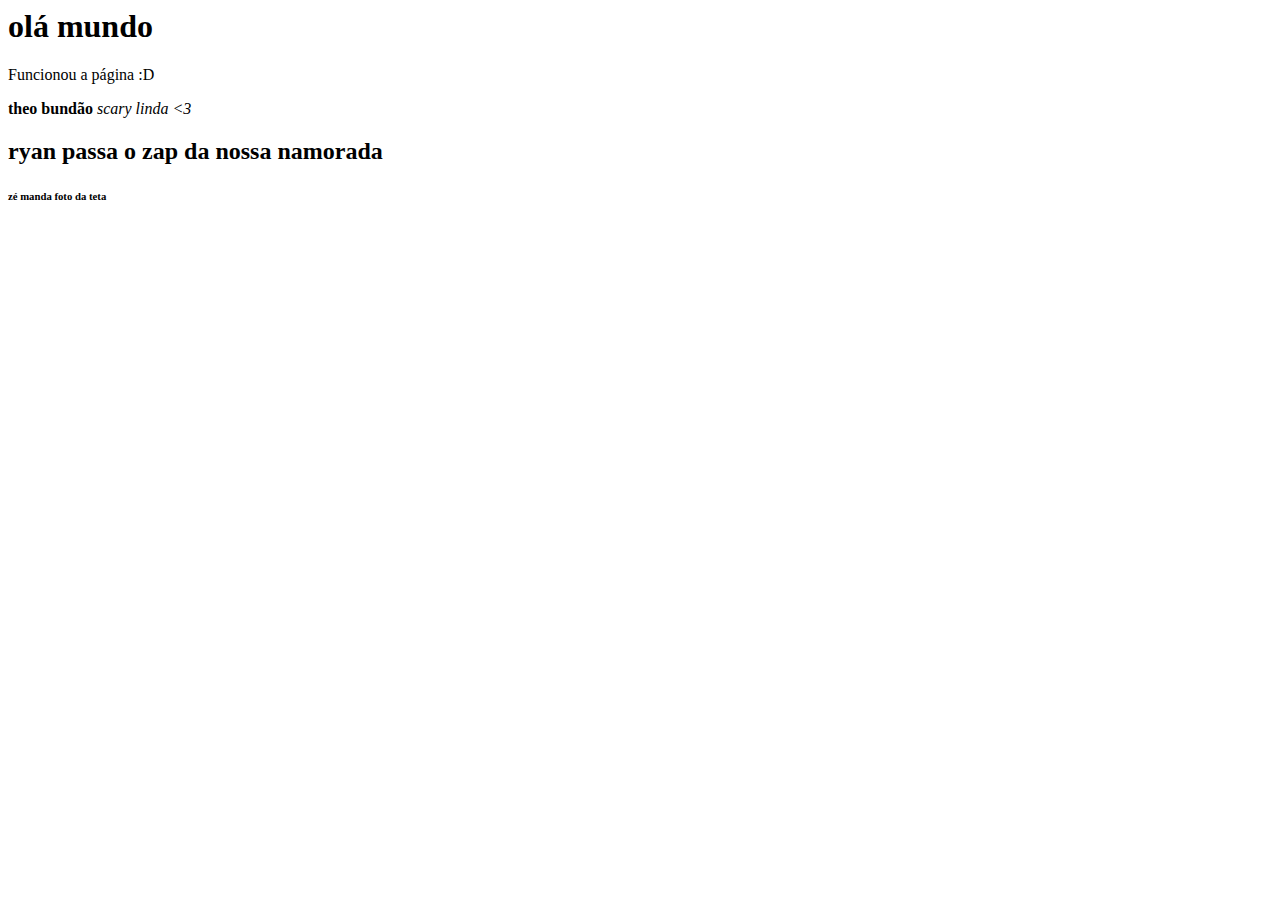
<file: index.html>
<html>
  <head>
    <title>Minha primeira pagina html</title>
  </head>
  <body>
  <h1>olá mundo</h1>
  <p>Funcionou a página :D</p>
    <b>theo bundão</b>
    <i>scary linda <3</i>
      <h2>ryan passa o zap da nossa namorada</h2>
      <h6>zé manda foto da teta</h6>
  </body>
</html>
</file>
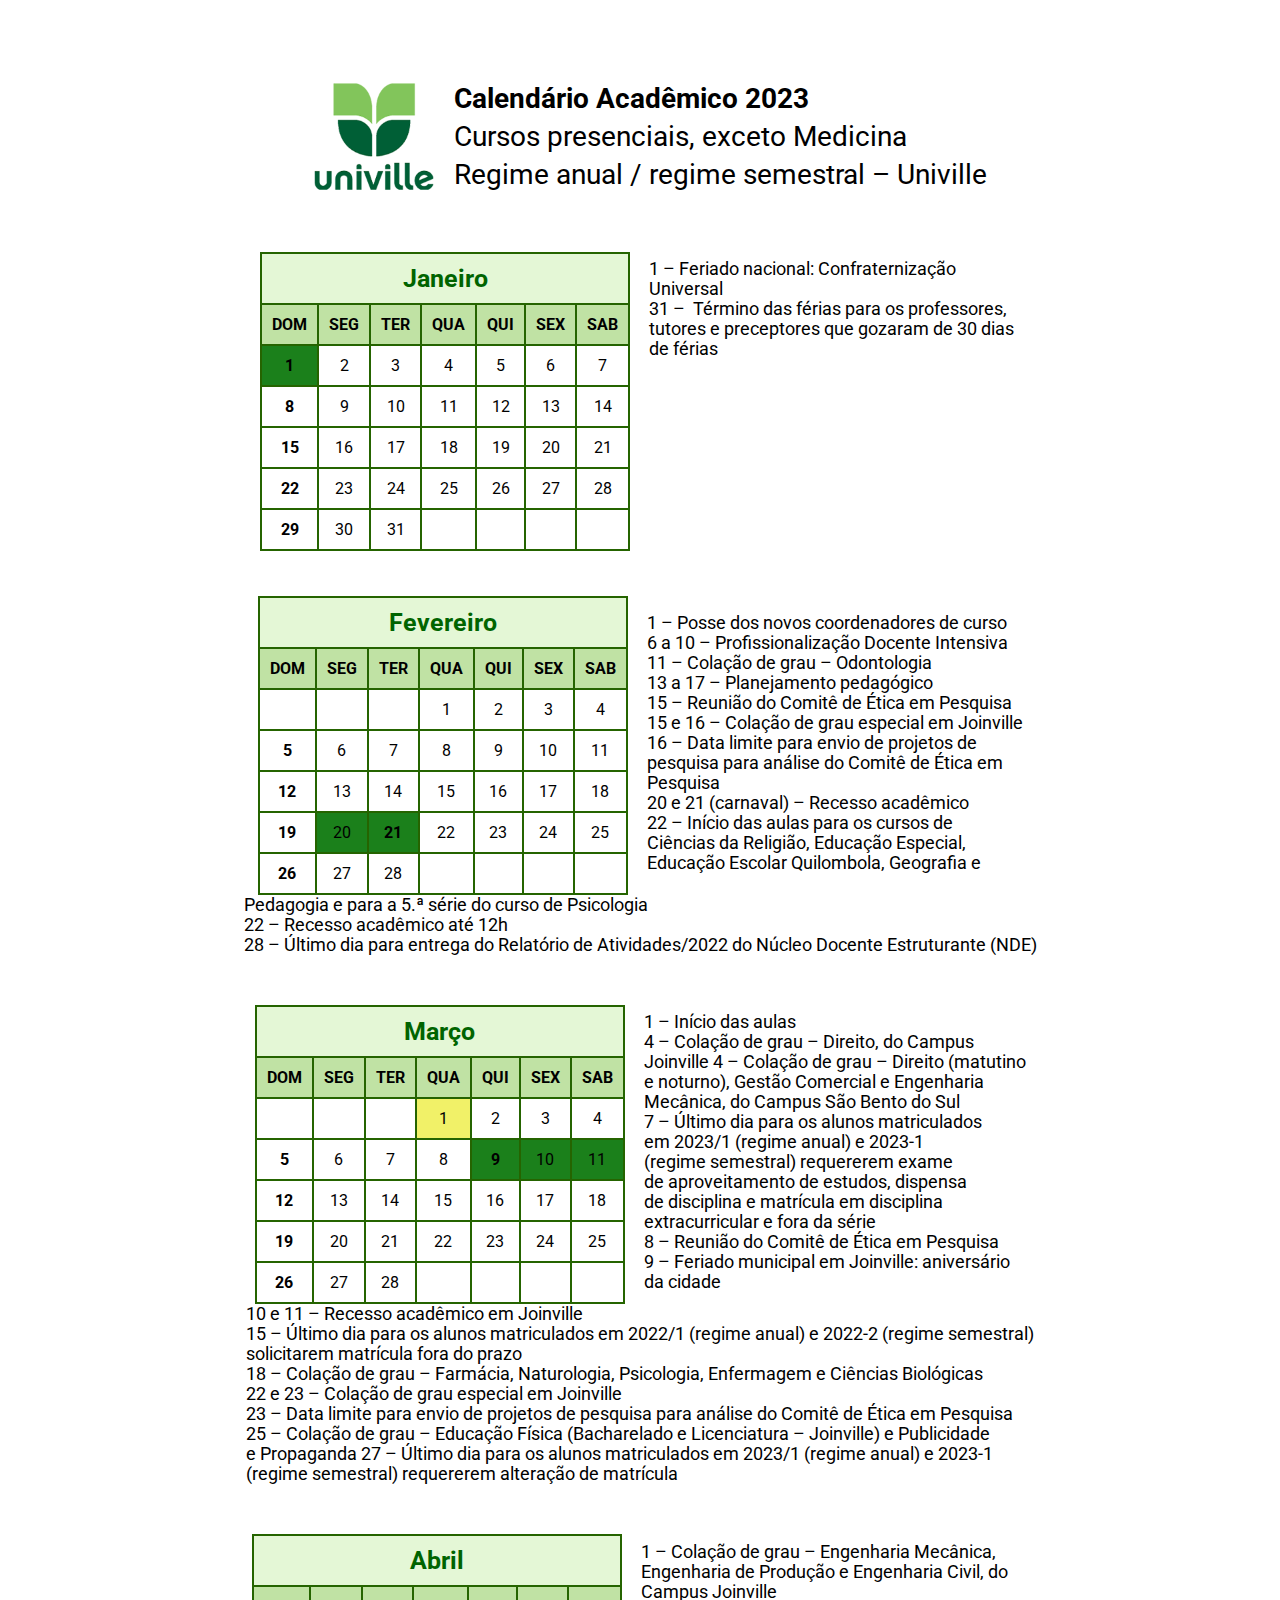
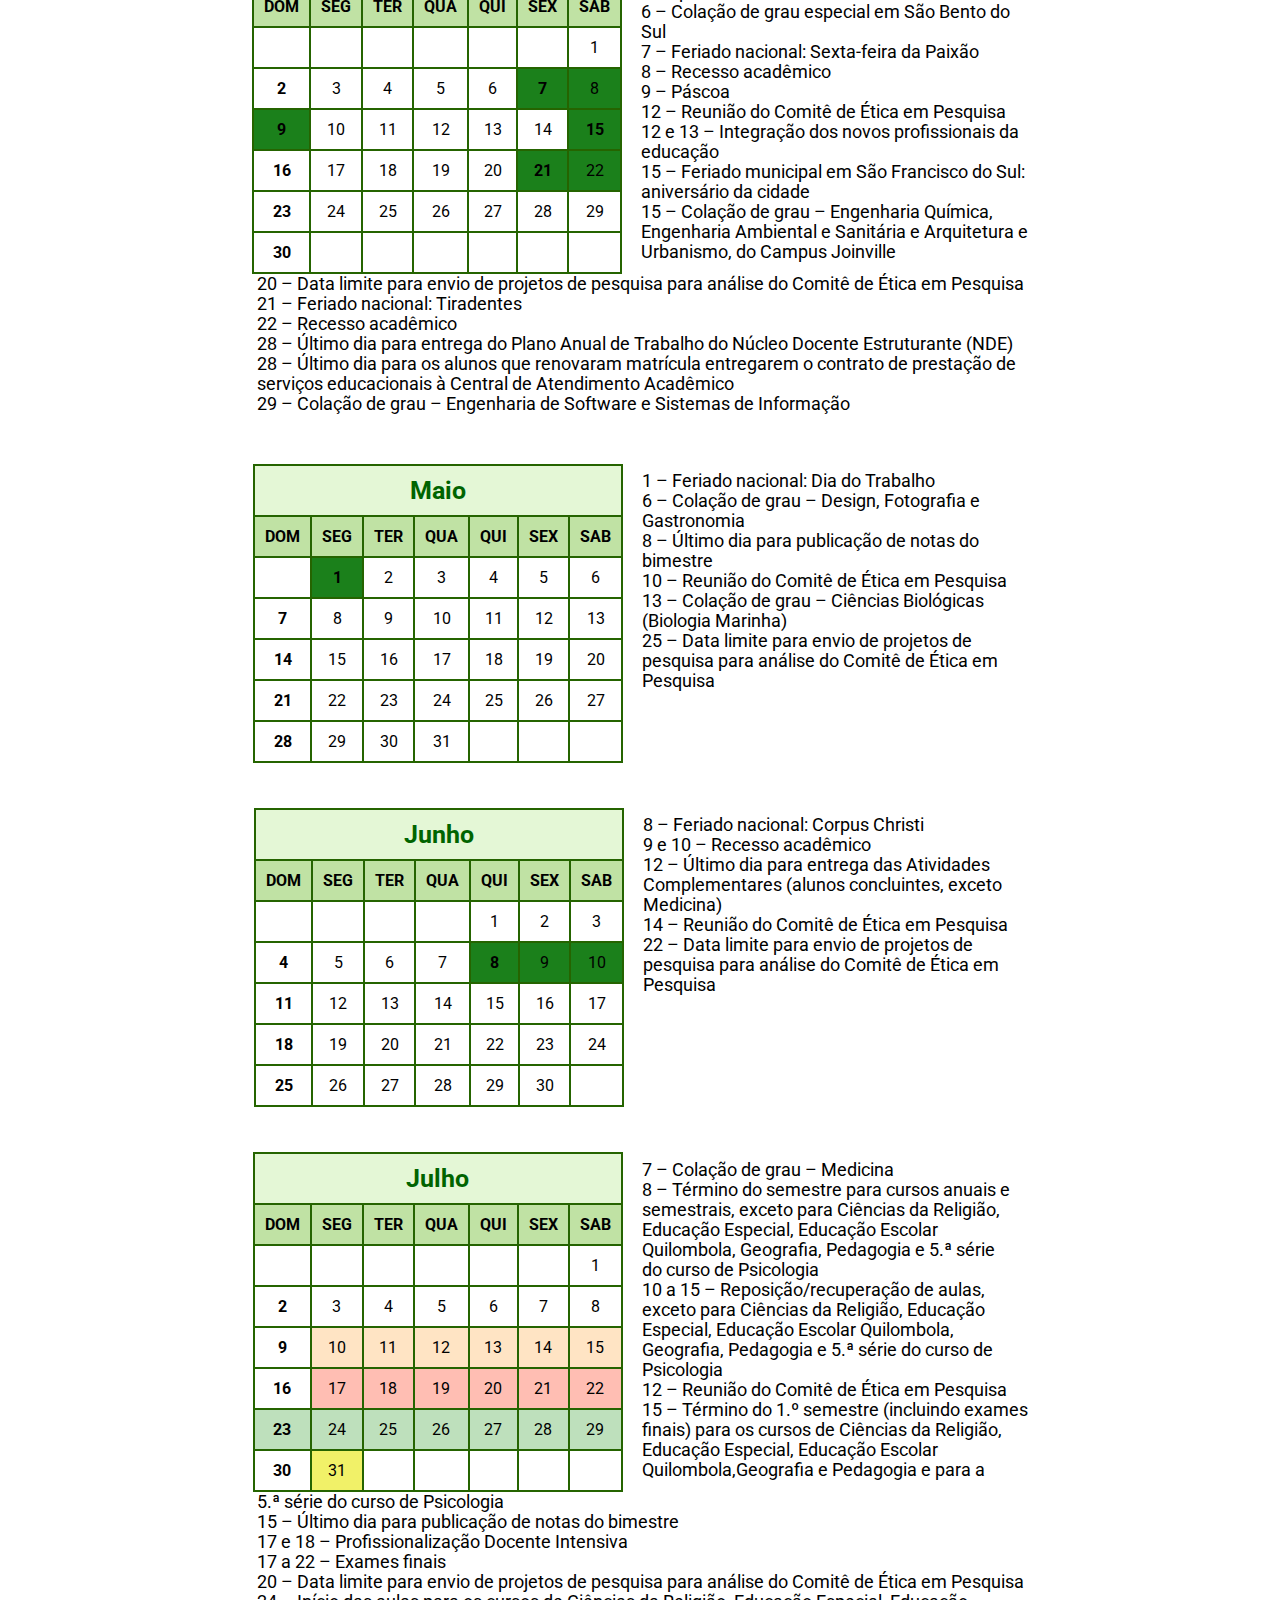
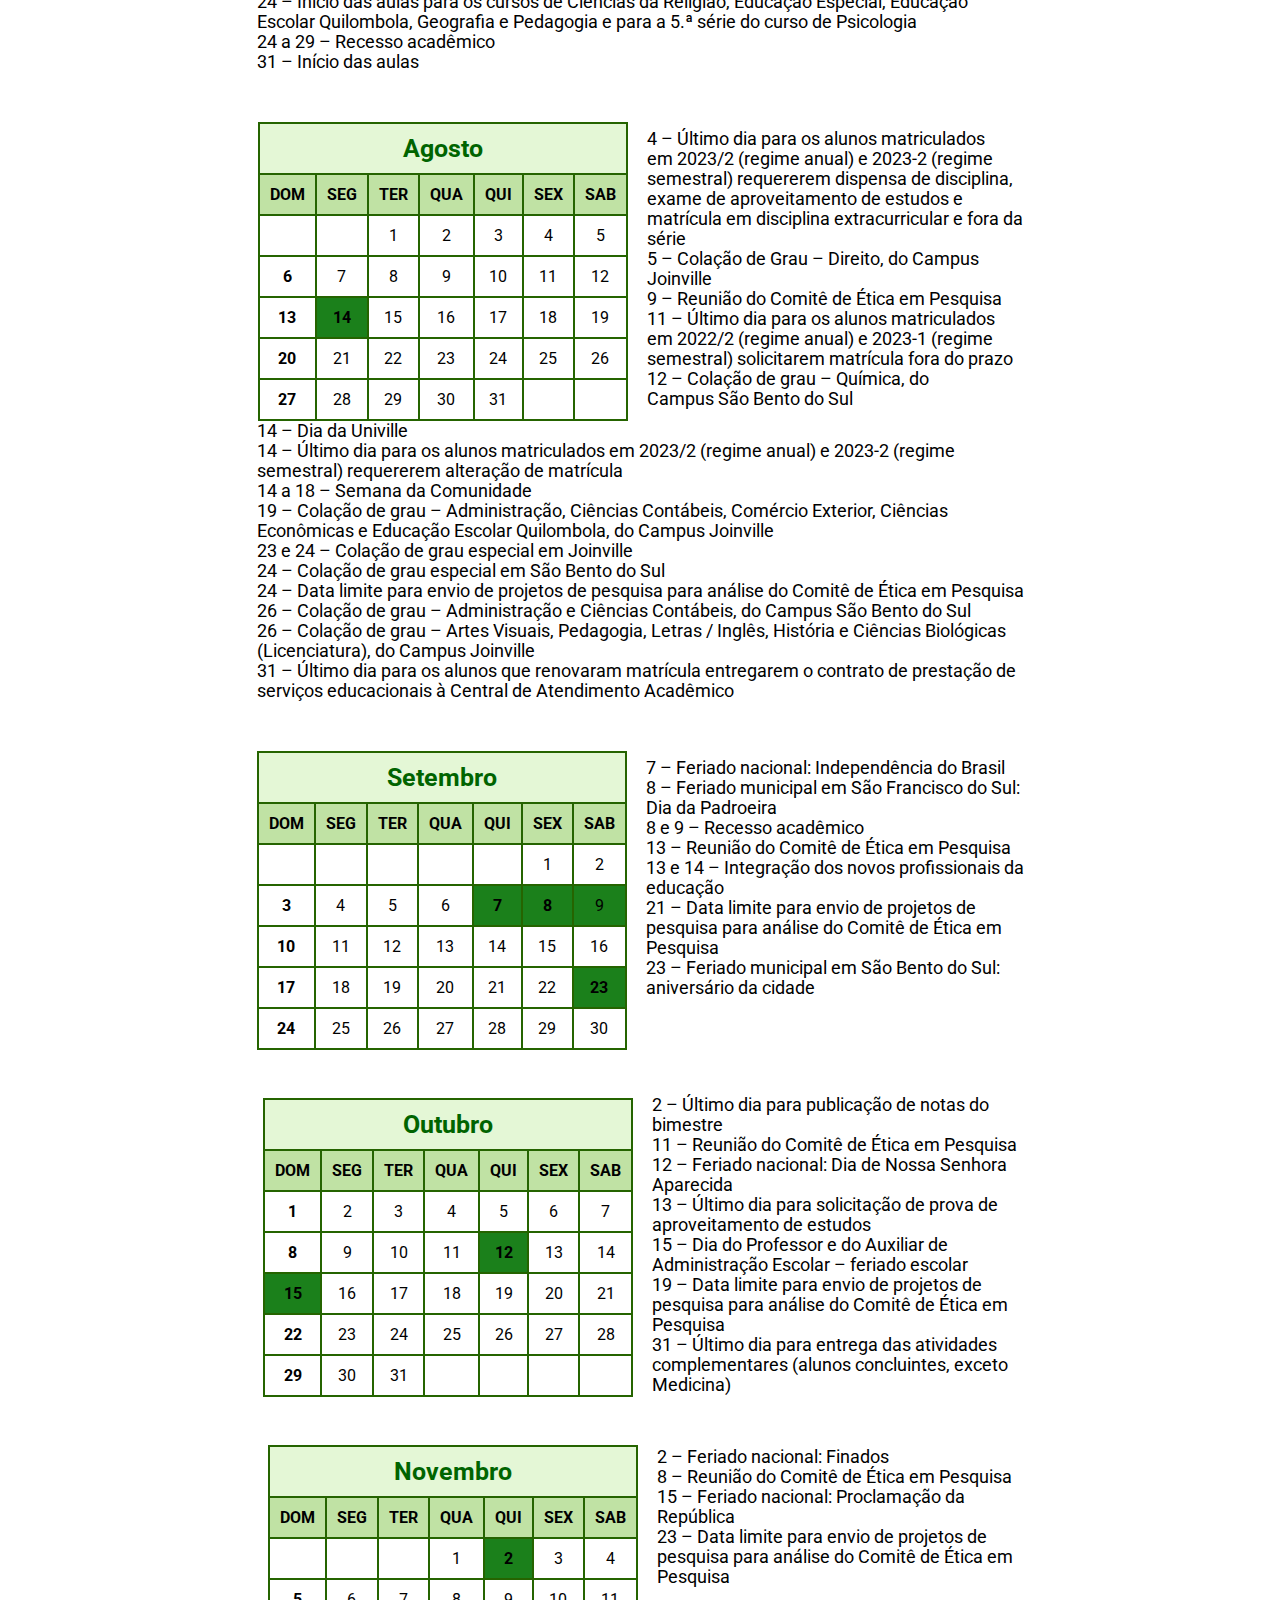
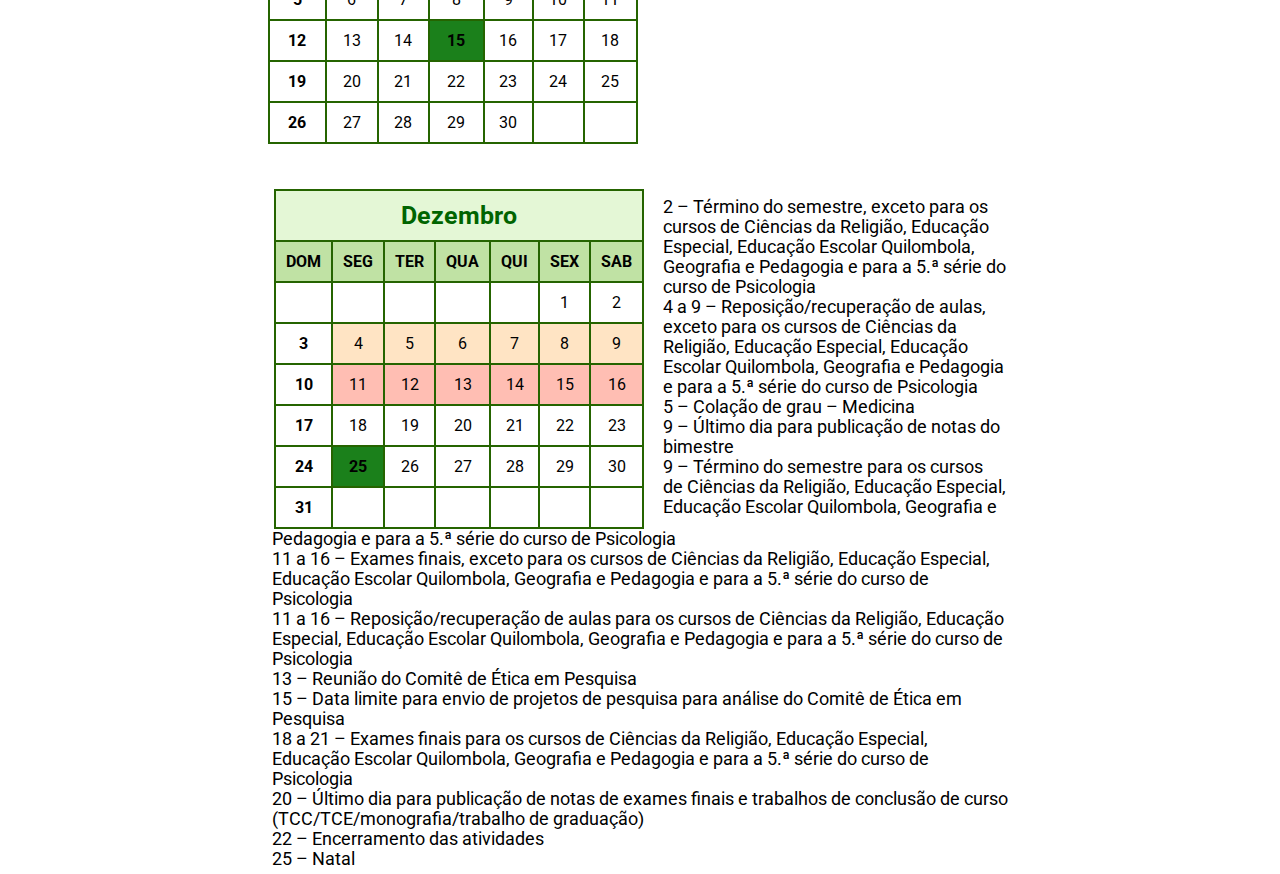
<file: trabalho02/index.html>
<!DOCTYPE html>
<html lang="en">

<head>
    <meta charset="UTF-8">
    <meta http-equiv="X-UA-Compatible" content="IE=edge">
    <meta name="viewport" content="width=device-width, initial-scale=1.0">
    <title>Document</title>
    <link rel="preconnect" href="https://fonts.googleapis.com">
    <link rel="preconnect" href="https://fonts.gstatic.com" crossorigin>
    <link href="https://fonts.googleapis.com/css2?family=Roboto:ital,wght@1,900&display=swap" rel="stylesheet">
    <link rel="preconnect" href="https://fonts.googleapis.com">
    <link rel="preconnect" href="https://fonts.gstatic.com" crossorigin>
    <link href="https://fonts.googleapis.com/css2?family=Roboto&display=swap" rel="stylesheet">


    <link rel="stylesheet" href="style.css">

</head>

<body>
    <div class="branco">
        <table>
            <div class="container">
                <div class="logo">
                    <img src="imagens\logo.png" alt="logo" width="160px">
                </div>
                <div class="texto">
                    <h2 class="titulo">Calendário Acadêmico 2023</h2>
                    <p>Cursos presenciais, exceto Medicina</p>
                    <p>Regime anual / regime semestral – Univille</p>
                </div>

            </div>
        </table>
        <div class="tabela">
            <table>
                <thead>
                    <tr>
                        <th class="mes" colspan="7">Janeiro</th>
                    </tr>
                    <tr class="semana">
                        <th>DOM</th>
                        <th>SEG</th>
                        <th>TER</th>
                        <th>QUA</th>
                        <th>QUI</th>
                        <th>SEX</th>
                        <th>SAB</th>
                    </tr>
                </thead>

                <tbody>
                    <tr>
                        <td class="feriado">1</td>
                        <td>2</td>
                        <td>3</td>
                        <td>4</td>
                        <td>5</td>
                        <td>6</td>
                        <td>7</td>
                    </tr>
                    <tr>
                        <td>8</td>
                        <td>9</td>
                        <td>10</td>
                        <td>11</td>
                        <td>12</td>
                        <td>13</td>
                        <td>14</td>
                    </tr>
                    <tr>
                        <td>15</td>
                        <td>16</td>
                        <td>17</td>
                        <td>18</td>
                        <td>19</td>
                        <td>20</td>
                        <td>21</td>
                    </tr>
                    <tr>
                        <td>22</td>
                        <td>23</td>
                        <td>24</td>
                        <td>25</td>
                        <td>26</td>
                        <td>27</td>
                        <td>28</td>
                    </tr>
                    <tr>
                        <td>29</td>
                        <td>30</td>
                        <td>31</td>
                        <td></td>
                        <td></td>
                        <td></td>
                        <td></td>
                    </tr>
                </tbody>
            </table>
            <div class="legenda">
                <p class="feriado-1">1 – Feriado nacional: Confraternização &nbsp &nbsp &nbsp &nbsp &nbsp &nbsp &nbsp
                    &nbsp<br>
                    Universal <br> 31 – &nbspTérmino das férias para os professores,<br>
                    tutores e preceptores que gozaram de 30 dias <br> de férias</p>
            </div>
        </div>
        <div class="tabela">
            <table>
                <thead>
                    <tr>
                        <th class="mes" colspan="7">Fevereiro</th>
                    </tr>
                    <tr class="semana">
                        <th>DOM</th>
                        <th>SEG</th>
                        <th>TER</th>
                        <th>QUA</th>
                        <th>QUI</th>
                        <th>SEX</th>
                        <th>SAB</th>
                    </tr>
                </thead>

                <tbody>
                    <tr>
                        <td></td>
                        <td></td>
                        <td></td>
                        <td>1</td>
                        <td>2</td>
                        <td>3</td>
                        <td>4</td>
                    </tr>
                    <tr>
                        <td>5</td>
                        <td>6</td>
                        <td>7</td>
                        <td>8</td>
                        <td>9</td>
                        <td>10</td>
                        <td>11</td>
                    </tr>
                    <tr>
                        <td>12</td>
                        <td>13</td>
                        <td>14</td>
                        <td>15</td>
                        <td>16</td>
                        <td>17</td>
                        <td>18</td>
                    </tr>
                    <tr>
                        <td>19</td>
                        <td class="feriado">20</td>
                        <td class="negrito">21</td>
                        <td>22</td>
                        <td>23</td>
                        <td>24</td>
                        <td>25</td>
                    </tr>
                    <tr>
                        <td>26</td>
                        <td>27</td>
                        <td>28</td>
                        <td></td>
                        <td></td>
                        <td></td>
                        <td></td>
                    </tr>
                </tbody>
            </table>
            <div class="legenda-2">
                <p class="feriado-1">1 – Posse dos novos coordenadores de curso<br>
                    6 a 10 – Profissionalização Docente Intensiva<br>
                    11 – Colação de grau – Odontologia<br>
                    13 a 17 – Planejamento pedagógico<br>
                    15 – Reunião do Comitê de Ética em Pesquisa<br>
                    15 e 16 – Colação de grau especial em Joinville<br>
                    16 – Data limite para envio de projetos de<br>
                    pesquisa para análise do Comitê de Ética em<br>
                    Pesquisa<br>
                    20 e 21 (carnaval) – Recesso acadêmico<br>
                    22 – Início das aulas para os cursos de <br>
                    Ciências da Religião, Educação Especial, <br>
                    Educação Escolar Quilombola, Geografia e<br>
                </p>
            </div>
        </div>
        <div class="legenda-3">
            <p class="feriado-1">Pedagogia e para a 5.ª série do curso de Psicologia<br>
                22 – Recesso acadêmico até 12h<br>
                28 – Último dia para entrega do Relatório de Atividades/2022 do Núcleo Docente
                Estruturante (NDE)</p>
        </div>
        <div class="tabela">
            <table>
                <thead>
                    <tr>
                        <th class="mes" colspan="7">Março</th>
                    </tr>
                    <tr class="semana">
                        <th>DOM</th>
                        <th>SEG</th>
                        <th>TER</th>
                        <th>QUA</th>
                        <th>QUI</th>
                        <th>SEX</th>
                        <th>SAB</th>
                    </tr>
                </thead>

                <tbody>
                    <tr>
                        <td></td>
                        <td></td>
                        <td></td>
                        <td class="aulas">1</td>
                        <td>2</td>
                        <td>3</td>
                        <td>4</td>
                    </tr>
                    <tr>
                        <td>5</td>
                        <td>6</td>
                        <td>7</td>
                        <td>8</td>
                        <td class="negrito">9</td>
                        <td class="feriado">10</td>
                        <td class="feriado">11</td>
                    </tr>
                    <tr>
                        <td>12</td>
                        <td>13</td>
                        <td>14</td>
                        <td>15</td>
                        <td>16</td>
                        <td>17</td>
                        <td>18</td>
                    </tr>
                    <tr>
                        <td>19</td>
                        <td>20</td>
                        <td>21</td>
                        <td>22</td>
                        <td>23</td>
                        <td>24</td>
                        <td>25</td>
                    </tr>
                    <tr>
                        <td>26</td>
                        <td>27</td>
                        <td>28</td>
                        <td></td>
                        <td></td>
                        <td></td>
                        <td></td>
                    </tr>
                </tbody>
            </table>
            <div class="legenda-2">
                <p class="feriado-1">1 – Início das aulas<br>
                    4 – Colação de grau – Direito, do Campus<br>
                    Joinville
                    4 – Colação de grau – Direito (matutino<br> e
                    noturno), Gestão Comercial e Engenharia<br>
                    Mecânica, do Campus São Bento do Sul<br>
                    7 – Último dia para os alunos matriculados<br>
                    em 2023/1 (regime anual) e 2023-1<br>
                    (regime semestral) requererem exame<br>
                    de aproveitamento de estudos, dispensa<br>
                    de disciplina e matrícula em disciplina<br>
                    extracurricular e fora da série<br>
                    8 – Reunião do Comitê de Ética em Pesquisa<br>
                    9 – Feriado municipal em Joinville: aniversário<br> da cidade
                </p>
            </div>
        </div>
        <div class="legenda-3">
            <p class="feriado-1">10 e 11 – Recesso acadêmico em Joinville<br>
                15 – Último dia para os alunos matriculados em 2022/1 (regime anual) e 2022-2
                (regime semestral)<br> solicitarem matrícula fora do prazo<br>
                18 – Colação de grau – Farmácia, Naturologia, Psicologia, Enfermagem e Ciências
                Biológicas<br>
                22 e 23 – Colação de grau especial em Joinville<br>
                23 – Data limite para envio de projetos de pesquisa para análise do Comitê de Ética
                em Pesquisa<br>
                25 – Colação de grau – Educação Física (Bacharelado e Licenciatura – Joinville) e
                Publicidade<br> e Propaganda
                27 – Último dia para os alunos matriculados em 2023/1 (regime anual) e 2023-1<br>
                (regime semestral) requererem alteração de matrícula</p>
        </div>
        <div class="tabela">
            <table>
                <thead>
                    <tr>
                        <th class="mes" colspan="7">Abril</th>
                    </tr>
                    <tr class="semana">
                        <th>DOM</th>
                        <th>SEG</th>
                        <th>TER</th>
                        <th>QUA</th>
                        <th>QUI</th>
                        <th>SEX</th>
                        <th>SAB</th>
                    </tr>
                </thead>

                <tbody>
                    <tr>
                        <td></td>
                        <td></td>
                        <td></td>
                        <td></td>
                        <td></td>
                        <td></td>
                        <td>1</td>
                    </tr>
                    <tr>
                        <td>2</td>
                        <td>3</td>
                        <td>4</td>
                        <td>5</td>
                        <td>6</td>
                        <td class="negrito">7</td>
                        <td class="feriado">8</td>
                    </tr>
                    <tr>
                        <td class="negrito">9</td>
                        <td>10</td>
                        <td>11</td>
                        <td>12</td>
                        <td>13</td>
                        <td>14</td>
                        <td class="negrito">15</td>
                    </tr>
                    <tr>
                        <td>16</td>
                        <td>17</td>
                        <td>18</td>
                        <td>19</td>
                        <td>20</td>
                        <td class="negrito">21</td>
                        <td class="feriado">22</td>
                    </tr>
                    <tr>
                        <td>23</td>
                        <td>24</td>
                        <td>25</td>
                        <td>26</td>
                        <td>27</td>
                        <td>28</td>
                        <td>29</td>
                    </tr>
                    <tr>
                        <td>30</td>
                        <td></td>
                        <td></td>
                        <td></td>
                        <td></td>
                        <td></td>
                        <td></td>
                    </tr>
                </tbody>
            </table>
            <div class="legenda-2">
                <p class="feriado-1">1 – Colação de grau – Engenharia Mecânica, <br>
                    Engenharia de Produção e Engenharia Civil, do<br>
                    Campus Joinville<br>
                    6 – Colação de grau especial em São Bento do<br>
                    Sul<br>
                    7 – Feriado nacional: Sexta-feira da Paixão<br>
                    8 – Recesso acadêmico<br>
                    9 – Páscoa<br>
                    12 – Reunião do Comitê de Ética em Pesquisa<br>
                    12 e 13 – Integração dos novos profissionais da<br>
                    educação<br>
                    15 – Feriado municipal em São Francisco do Sul:<br>
                    aniversário da cidade<br>
                    15 – Colação de grau – Engenharia Química,<br>
                    Engenharia Ambiental e Sanitária e Arquitetura e<br> Urbanismo, do Campus Joinville
                </p>
            </div>
        </div>
        <div class="legenda-3">
            <p class="feriado-1">20 – Data limite para envio de projetos de pesquisa para análise do Comitê de Ética em
                Pesquisa<br>
                21 – Feriado nacional: Tiradentes<br>
                22 – Recesso acadêmico<br>
                28 – Último dia para entrega do Plano Anual de Trabalho do Núcleo Docente Estruturante
                (NDE)<br>
                28 – Último dia para os alunos que renovaram matrícula entregarem o contrato de
                prestação de <br> serviços educacionais à Central de Atendimento Acadêmico<br>
                29 – Colação de grau – Engenharia de Software e Sistemas de Informação</p>
        </div>
        <div class="tabela">
            <table>
                <thead>
                    <tr>
                        <th class="mes" colspan="7">Maio</th>
                    </tr>
                    <tr class="semana">
                        <th>DOM</th>
                        <th>SEG</th>
                        <th>TER</th>
                        <th>QUA</th>
                        <th>QUI</th>
                        <th>SEX</th>
                        <th>SAB</th>
                    </tr>
                </thead>

                <tbody>
                    <tr>
                        <td></td>
                        <td class="negrito">1</td>
                        <td>2</td>
                        <td>3</td>
                        <td>4</td>
                        <td>5</td>
                        <td>6</td>
                    </tr>
                    <tr>
                        <td>7</td>
                        <td>8</td>
                        <td>9</td>
                        <td>10</td>
                        <td>11</td>
                        <td>12</td>
                        <td>13</td>
                    </tr>
                    <tr>
                        <td>14</td>
                        <td>15</td>
                        <td>16</td>
                        <td>17</td>
                        <td>18</td>
                        <td>19</td>
                        <td>20</td>
                    </tr>
                    <tr>
                        <td>21</td>
                        <td>22</td>
                        <td>23</td>
                        <td>24</td>
                        <td>25</td>
                        <td>26</td>
                        <td>27</td>
                    </tr>
                    <tr>
                        <td>28</td>
                        <td>29</td>
                        <td>30</td>
                        <td>31</td>
                        <td></td>
                        <td></td>
                        <td></td>
                    </tr>
                </tbody>
            </table>
            <div class="legenda-4">
                <p class="feriado-1">1 – Feriado nacional: Dia do Trabalho <br>
                    6 – Colação de grau – Design, Fotografia e<br>
                    Gastronomia<br>
                    8 – Último dia para publicação de notas do &nbsp &nbsp &nbsp &nbsp &nbsp &nbsp <br>bimestre<br>
                    10 – Reunião do Comitê de Ética em Pesquisa<br>
                    13 – Colação de grau – Ciências Biológicas <br>(Biologia
                    Marinha)<br>
                    25 – Data limite para envio de projetos de<br> pesquisa
                    para análise do Comitê de Ética em <br>Pesquisa<br>
                </p>
            </div>
        </div>
        <div class="tabela">
            <table>
                <thead>
                    <tr>
                        <th class="mes" colspan="7">Junho</th>
                    </tr>
                    <tr class="semana">
                        <th>DOM</th>
                        <th>SEG</th>
                        <th>TER</th>
                        <th>QUA</th>
                        <th>QUI</th>
                        <th>SEX</th>
                        <th>SAB</th>
                    </tr>
                </thead>

                <tbody>
                    <tr>
                        <td></td>
                        <td></td>
                        <td></td>
                        <td></td>
                        <td>1</td>
                        <td>2</td>
                        <td>3</td>
                    </tr>
                    <tr>
                        <td>4</td>
                        <td>5</td>
                        <td>6</td>
                        <td>7</td>
                        <td class="negrito">8</td>
                        <td class="feriado">9</td>
                        <td class="feriado">10</td>
                    </tr>
                    <tr>
                        <td>11</td>
                        <td>12</td>
                        <td>13</td>
                        <td>14</td>
                        <td>15</td>
                        <td>16</td>
                        <td>17</td>
                    </tr>
                    <tr>
                        <td>18</td>
                        <td>19</td>
                        <td>20</td>
                        <td>21</td>
                        <td>22</td>
                        <td>23</td>
                        <td>24</td>
                    </tr>
                    <tr>
                        <td>25</td>
                        <td>26</td>
                        <td>27</td>
                        <td>28</td>
                        <td>29</td>
                        <td>30</td>
                        <td></td>
                    </tr>
                </tbody>
            </table>
            <div class="legenda-5">
                <p class="feriado-1">8 – Feriado nacional: Corpus Christi <br>
                    9 e 10 – Recesso acadêmico<br>
                    12 – Último dia para entrega das Atividades<br>
                    Complementares (alunos concluintes, exceto &nbsp &nbsp &nbsp <br>
                    Medicina)<br>
                    14 – Reunião do Comitê de Ética em Pesquisa<br>
                    22 – Data limite para envio de projetos de <br>pesquisa
                    para análise do Comitê de Ética em <br>Pesquisa
                </p>
            </div>
        </div>
        <div class="tabela">
            <table>
                <thead>
                    <tr>
                        <th class="mes" colspan="7">Julho</th>
                    </tr>
                    <tr class="semana">
                        <th>DOM</th>
                        <th>SEG</th>
                        <th>TER</th>
                        <th>QUA</th>
                        <th>QUI</th>
                        <th>SEX</th>
                        <th>SAB</th>
                    </tr>
                </thead>

                <tbody>
                    <tr>
                        <td></td>
                        <td></td>
                        <td></td>
                        <td></td>
                        <td></td>
                        <td></td>
                        <td>1</td>
                    </tr>
                    <tr>
                        <td>2</td>
                        <td>3</td>
                        <td>4</td>
                        <td>5</td>
                        <td>6</td>
                        <td>7</td>
                        <td>8</td>
                    </tr>
                    <tr>
                        <td>9</td>
                        <td class="amarela">10</td>
                        <td class="amarela">11</td>
                        <td class="amarela">12</td>
                        <td class="amarela">13</td>
                        <td class="amarela">14</td>
                        <td class="amarela">15</td>
                    </tr>
                    <tr>
                        <td>16</td>
                        <td class="vermelho">17</td>
                        <td class="vermelho">18</td>
                        <td class="vermelho">19</td>
                        <td class="vermelho">20</td>
                        <td class="vermelho">21</td>
                        <td class="vermelho">22</td>
                    </tr>
                    <tr>
                        <td class="verde">23</td>
                        <td class="verde">24</td>
                        <td class="verde">25</td>
                        <td class="verde">26</td>
                        <td class="verde">27</td>
                        <td class="verde">28</td>
                        <td class="verde">29</td>
                    </tr>
                    <tr>
                        <td>30</td>
                        <td class="aulas">31</td>
                        <td></td>
                        <td></td>
                        <td></td>
                        <td></td>
                        <td></td>
                    </tr>
                </tbody>
            </table>
            <div class="legenda-2">
                <p class="feriado-1">7 – Colação de grau – Medicina<br>
                    8 – Término do semestre para cursos anuais e<br>
                    semestrais, exceto para Ciências da Religião,<br>
                    Educação Especial, Educação Escolar<br>
                    Quilombola, Geografia, Pedagogia e 5.ª série<br>
                    do curso de Psicologia<br>
                    10 a 15 – Reposição/recuperação de aulas,<br>
                    exceto para Ciências da Religião, Educação<br>
                    Especial, Educação Escolar Quilombola,<br>
                    Geografia, Pedagogia e 5.ª série do curso de<br>
                    Psicologia<br>
                    12 – Reunião do Comitê de Ética em Pesquisa<br>
                    15 – Término do 1.º semestre (incluindo exames<br>
                    finais) para os cursos de Ciências da Religião,<br>
                    Educação Especial, Educação Escolar<br>
                    Quilombola,Geografia e Pedagogia e para a
                </p>
            </div>
        </div>
        <div class="legenda-3">
            <p class="feriado-1">5.ª série do curso de Psicologia<br>
                15 – Último dia para publicação de notas do bimestre<br>
                17 e 18 – Profissionalização Docente Intensiva<br>
                17 a 22 – Exames finais<br>
                20 – Data limite para envio de projetos de pesquisa para análise do Comitê de Ética
                em Pesquisa<br>
                24 – Início das aulas para os cursos de Ciências da Religião, Educação Especial,
                Educação <br>Escolar Quilombola, Geografia e Pedagogia e para a 5.ª série do curso
                de Psicologia<br>
                24 a 29 – Recesso acadêmico<br>
                31 – Início das aulas</p>
        </div>
        <div class="tabela">
            <table>
                <thead>
                    <tr>
                        <th class="mes" colspan="7">Agosto</th>
                    </tr>
                    <tr class="semana">
                        <th>DOM</th>
                        <th>SEG</th>
                        <th>TER</th>
                        <th>QUA</th>
                        <th>QUI</th>
                        <th>SEX</th>
                        <th>SAB</th>
                    </tr>
                </thead>

                <tbody>
                    <tr>
                        <td></td>
                        <td></td>
                        <td>1</td>
                        <td>2</td>
                        <td>3</td>
                        <td>4</td>
                        <td>5</td>
                    </tr>
                    <tr>
                        <td>6</td>
                        <td>7</td>
                        <td>8</td>
                        <td>9</td>
                        <td>10</td>
                        <td>11</td>
                        <td>12</td>
                    </tr>
                    <tr>
                        <td>13</td>
                        <td class="negrito">14</td>
                        <td>15</td>
                        <td>16</td>
                        <td>17</td>
                        <td>18</td>
                        <td>19</td>
                    </tr>
                    <tr>
                        <td>20</td>
                        <td>21</td>
                        <td>22</td>
                        <td>23</td>
                        <td>24</td>
                        <td>25</td>
                        <td>26</td>
                    </tr>
                    <tr>
                        <td>27</td>
                        <td>28</td>
                        <td>29</td>
                        <td>30</td>
                        <td>31</td>
                        <td></td>
                        <td></td>
                    </tr>
                </tbody>
            </table>
            <div class="legenda-2">
                <p class="feriado-1">4 – Último dia para os alunos matriculados<br>
                    em 2023/2 (regime anual) e 2023-2 (regime <br>
                    semestral) requererem dispensa de disciplina,<br>
                    exame de aproveitamento de estudos e<br>
                    matrícula em disciplina extracurricular e fora da<br>
                    série<br>
                    5 – Colação de Grau – Direito, do Campus<br>
                    Joinville<br>
                    9 – Reunião do Comitê de Ética em Pesquisa<br>
                    11 – Último dia para os alunos matriculados<br>
                    em 2022/2 (regime anual) e 2023-1 (regime<br>
                    semestral) solicitarem matrícula fora do prazo<br>
                    12 – Colação de grau – Química, do<br> Campus São Bento do Sul
                </p>
            </div>
        </div>
        <div class="legenda-3">
            <p class="feriado-1">14 – Dia da Univille<br>
                14 – Último dia para os alunos matriculados em 2023/2 (regime anual) e 2023-2
                (regime<br> semestral) requererem alteração de matrícula<br>
                14 a 18 – Semana da Comunidade<br>
                19 – Colação de grau – Administração, Ciências Contábeis, Comércio Exterior,
                Ciências <br>Econômicas e Educação Escolar Quilombola, do Campus Joinville<br>
                23 e 24 – Colação de grau especial em Joinville<br>
                24 – Colação de grau especial em São Bento do Sul<br>
                24 – Data limite para envio de projetos de pesquisa para análise do Comitê de Ética
                em Pesquisa<br>
                26 – Colação de grau – Administração e Ciências Contábeis, do Campus São Bento
                do Sul<br>
                26 – Colação de grau – Artes Visuais, Pedagogia, Letras / Inglês, História e Ciências
                Biológicas <br>(Licenciatura), do Campus Joinville<br>
                31 – Último dia para os alunos que renovaram matrícula entregarem o contrato de
                prestação de <br>serviços educacionais à Central de Atendimento Acadêmico</p>
        </div>
        <div class="tabela">
            <table>
                <thead>
                    <tr>
                        <th class="mes" colspan="7">Setembro</th>
                    </tr>
                    <tr class="semana">
                        <th>DOM</th>
                        <th>SEG</th>
                        <th>TER</th>
                        <th>QUA</th>
                        <th>QUI</th>
                        <th>SEX</th>
                        <th>SAB</th>
                    </tr>
                </thead>

                <tbody>
                    <tr>
                        <td></td>
                        <td></td>
                        <td></td>
                        <td></td>
                        <td></td>
                        <td>1</td>
                        <td>2</td>
                    </tr>
                    <tr>
                        <td>3</td>
                        <td>4</td>
                        <td>5</td>
                        <td>6</td>
                        <td class="negrito">7</td>
                        <td class="negrito">8</td>
                        <td class="feriado">9</td>
                    </tr>
                    <tr>
                        <td>10</td>
                        <td>11</td>
                        <td>12</td>
                        <td>13</td>
                        <td>14</td>
                        <td>15</td>
                        <td>16</td>
                    </tr>
                    <tr>
                        <td>17</td>
                        <td>18</td>
                        <td>19</td>
                        <td>20</td>
                        <td>21</td>
                        <td>22</td>
                        <td class="negrito">23</td>
                    </tr>
                    <tr>
                        <td>24</td>
                        <td>25</td>
                        <td>26</td>
                        <td>27</td>
                        <td>28</td>
                        <td>29</td>
                        <td>30</td>
                    </tr>
                </tbody>
            </table>
            <div class="legenda-6">
                <p class="feriado-1">7 – Feriado nacional: Independência do Brasil<br>
                    8 – Feriado municipal em São Francisco do Sul:<br>
                    Dia da Padroeira<br>
                    8 e 9 – Recesso acadêmico<br>
                    13 – Reunião do Comitê de Ética em Pesquisa<br>
                    13 e 14 – Integração dos novos profissionais da<br>
                    educação<br>
                    21 – Data limite para envio de projetos de<br>
                    pesquisa para análise do Comitê de Ética em<br>
                    Pesquisa<br>
                    23 – Feriado municipal em São Bento do Sul:<br>
                    aniversário da cidade<br>
                </p>
            </div>
        </div>
        <div class="tabela">
            <table>
                <thead>
                    <tr>
                        <th class="mes" colspan="7">Outubro</th>
                    </tr>
                    <tr class="semana">
                        <th>DOM</th>
                        <th>SEG</th>
                        <th>TER</th>
                        <th>QUA</th>
                        <th>QUI</th>
                        <th>SEX</th>
                        <th>SAB</th>
                    </tr>
                </thead>

                <tbody>
                    <tr>
                        <td>1</td>
                        <td>2</td>
                        <td>3</td>
                        <td>4</td>
                        <td>5</td>
                        <td>6</td>
                        <td>7</td>
                    </tr>
                    <tr>
                        <td>8</td>
                        <td>9</td>
                        <td>10</td>
                        <td>11</td>
                        <td class="negrito">12</td>
                        <td>13</td>
                        <td>14</td>
                    </tr>
                    <tr>
                        <td class="negrito">15</td>
                        <td>16</td>
                        <td>17</td>
                        <td>18</td>
                        <td>19</td>
                        <td>20</td>
                        <td>21</td>
                    </tr>
                    <tr>
                        <td>22</td>
                        <td>23</td>
                        <td>24</td>
                        <td>25</td>
                        <td>26</td>
                        <td>27</td>
                        <td>28</td>
                    </tr>
                    <tr>
                        <td>29</td>
                        <td>30</td>
                        <td>31</td>
                        <td></td>
                        <td></td>
                        <td></td>
                        <td></td>
                    </tr>
                </tbody>
            </table>
            <div class="legenda-7">
                <p class="feriado-1">2 – Último dia para publicação de notas do<br>
                    bimestre<br>
                    11 – Reunião do Comitê de Ética em Pesquisa<br>
                    12 – Feriado nacional: Dia de Nossa Senhora<br>
                    Aparecida<br>
                    13 – Último dia para solicitação de prova de<br>
                    aproveitamento de estudos<br>
                    15 – Dia do Professor e do Auxiliar de<br>
                    Administração Escolar – feriado escolar<br>
                    19 – Data limite para envio de projetos de<br>
                    pesquisa para análise do Comitê de Ética em<br>
                    Pesquisa<br>
                    31 – Último dia para entrega das atividades <br>complementares (alunos concluintes,
                    exceto<br> Medicina)
                </p>
            </div>
        </div>
        <div class="tabela">
            <table>
                <thead>
                    <tr>
                        <th class="mes" colspan="7">Novembro</th>
                    </tr>
                    <tr class="semana">
                        <th>DOM</th>
                        <th>SEG</th>
                        <th>TER</th>
                        <th>QUA</th>
                        <th>QUI</th>
                        <th>SEX</th>
                        <th>SAB</th>
                    </tr>
                </thead>

                <tbody>
                    <tr>
                        <td></td>
                        <td></td>
                        <td></td>
                        <td>1</td>
                        <td class="negrito">2</td>
                        <td>3</td>
                        <td>4</td>
                    </tr>
                    <tr>
                        <td>5</td>
                        <td>6</td>
                        <td>7</td>
                        <td>8</td>
                        <td>9</td>
                        <td>10</td>
                        <td>11</td>
                    </tr>
                    <tr>
                        <td>12</td>
                        <td>13</td>
                        <td>14</td>
                        <td class="negrito">15</td>
                        <td>16</td>
                        <td>17</td>
                        <td>18</td>
                    </tr>
                    <tr>
                        <td>19</td>
                        <td>20</td>
                        <td>21</td>
                        <td>22</td>
                        <td>23</td>
                        <td>24</td>
                        <td>25</td>
                    </tr>
                    <tr>
                        <td>26</td>
                        <td>27</td>
                        <td>28</td>
                        <td>29</td>
                        <td>30</td>
                        <td></td>
                        <td></td>
                    </tr>
                </tbody>
            </table>
            <div class="legenda-8">
                <p class="feriado-1">2 – Feriado nacional: Finados<br>
                    8 – Reunião do Comitê de Ética em Pesquisa<br>
                    15 – Feriado nacional: Proclamação da<br>
                    República<br>
                    23 – Data limite para envio de projetos de<br>
                    pesquisa para análise do Comitê de Ética em<br>
                    Pesquisa<br>
                </p>
            </div>
        </div>
        <div class="tabela">
            <table>
                <thead>
                    <tr>
                        <th class="mes" colspan="7">Dezembro</th>
                    </tr>
                    <tr class="semana">
                        <th>DOM</th>
                        <th>SEG</th>
                        <th>TER</th>
                        <th>QUA</th>
                        <th>QUI</th>
                        <th>SEX</th>
                        <th>SAB</th>
                    </tr>
                </thead>

                <tbody>
                    <tr>
                        <td></td>
                        <td></td>
                        <td></td>
                        <td></td>
                        <td></td>
                        <td>1</td>
                        <td>2</td>
                    </tr>
                    <tr>
                        <td>3</td>
                        <td class="amarela">4</td>
                        <td class="amarela">5</td>
                        <td class="amarela">6</td>
                        <td class="amarela">7</td>
                        <td class="amarela">8</td>
                        <td class="amarela">9</td>
                    </tr>
                    <tr>
                        <td>10</td>
                        <td class="vermelho">11</td>
                        <td class="vermelho">12</td>
                        <td class="vermelho">13</td>
                        <td class="vermelho">14</td>
                        <td class="vermelho">15</td>
                        <td class="vermelho">16</td>
                    </tr>
                    <tr>
                        <td>17</td>
                        <td>18</td>
                        <td>19</td>
                        <td>20</td>
                        <td>21</td>
                        <td>22</td>
                        <td>23</td>
                    </tr>
                    <tr>
                        <td>24</td>
                        <td class="negrito">25</td>
                        <td>26</td>
                        <td>27</td>
                        <td>28</td>
                        <td>29</td>
                        <td>30</td>
                    </tr>
                    <tr>
                        <td>31</td>
                        <td></td>
                        <td></td>
                        <td></td>
                        <td></td>
                        <td></td>
                        <td></td>
                    </tr>
                </tbody>
            </table>
            <div class="legenda-7">
                <p class="feriado-1">2 – Término do semestre, exceto para os<br> cursos
                    de Ciências da Religião, Educação<br> Especial,
                    Educação Escolar Quilombola,<br> Geografia
                    e Pedagogia e para a 5.ª série do <br>curso de
                    Psicologia<br>
                    4 a 9 – Reposição/recuperação de aulas,<br>
                    exceto para os cursos de Ciências da<br> Religião,
                    Educação Especial, Educação <br>Escolar
                    Quilombola, Geografia e Pedagogia<br> e para a
                    5.ª série do curso de Psicologia<br>
                    5 – Colação de grau – Medicina<br>
                    9 – Último dia para publicação de notas do<br>
                    bimestre<br>
                    9 – Término do semestre para os cursos<br> de Ciências
                    da Religião, Educação Especial,<br> Educação Escolar  Quilombola, Geografia e
                </p>
            </div>
        </div>
        <div class="legenda-3">
            <p class="feriado-1"> Pedagogia e para a 5.ª série do curso de
                Psicologia<br>
                11 a 16 – Exames finais, exceto para os cursos de Ciências da Religião, Educação
                Especial, <br>Educação Escolar Quilombola, Geografia e Pedagogia e para a 5.ª série
                do curso de <br>Psicologia<br>
                11 a 16 – Reposição/recuperação de aulas para os cursos de Ciências da Religião,
                Educação<br> Especial, Educação Escolar Quilombola, Geografia e Pedagogia e para a
                5.ª série do curso de<br> Psicologia<br>
                13 – Reunião do Comitê de Ética em Pesquisa<br>
                15 – Data limite para envio de projetos de pesquisa para análise do Comitê de Ética
                em <br>Pesquisa<br>
                18 a 21 – Exames finais para os cursos de Ciências da Religião, Educação Especial,<br>
                Educação Escolar Quilombola, Geografia e Pedagogia e para a 5.ª série do curso de<br>
                Psicologia<br>
                20 – Último dia para publicação de notas de exames finais e trabalhos de conclusão
                de curso<br> (TCC/TCE/monografia/trabalho de graduação)<br>
                22 – Encerramento das atividades<br>
                25 – Natal</p>
        </div>
    </div>

</html>
</file>
<file: trabalho02/style.css>
* {
    margin: 0;
}

body {
    display: flex;
    align-items: center;
    flex-direction: column;
    margin-top: 30px;
    background-color: rgba(255, 255, 255, 0.377);
}



table,
th,
td {
    border: 2px solid #256400;
    border-collapse: collapse;
    padding: 10px;
    text-align: center;
}

.container {
    display: flex;
    align-items: center;
    justify-content: center;
    margin-top: 40px;
}

.titulo,
p {
    margin-bottom: 5px;
    font-size: 28px;
    font-family: 'Roboto', sans-serif;
}

.titulo {
    font-weight: bold;
}

.texto {
    font-family: 'Roboto', sans-serif;
}

.semana {
    background-color: #c0e2a4;
}

.mes {
    font-size: 25px;
    background-color: #e4f7d6;
    color: #006400;
}

.feriado {
    background-color: #1b801b;
}

td:first-child {
    font-weight: bolder;
}

.tabela {
    display: flex;
    align-items: center;
    justify-content: center;
    margin-top: 45px;
    font-family: 'Roboto', sans-serif;
}

.legenda {
    margin-left: 19px;
    margin-bottom: 180px;
    font-size: 15px;
}

.feriado-1 {
    font-size: 17.5px;
}

.legenda-2 {
    margin-left: 19px;
    margin-bottom: 0px;
    font-size: 15px;
}

.legenda-3 {
    display: flex;
    align-items: center;
    justify-content: center;
}

.legenda-4 {
    margin-left: 19px;
    margin-bottom: 60px;
    font-size: 15px;
}

.aulas {
    background-color: rgb(241, 241, 104);
}

.legenda-5 {
    margin-left: 19px;
    margin-bottom: 100px;
    font-size: 15px;
}

.legenda-6 {
    margin-left: 19px;
    margin-bottom: 40px;
    font-size: 15px;
}

.legenda-7 {
    margin-left: 19px;
    margin-bottom: 0px;
    font-size: 15px;
}

.legenda-8 {
    margin-left: 19px;
    margin-bottom: 150px;
    font-size: 15px;
}

.amarela {
    background-color: bisque;
}

.vermelho {
    background-color: rgb(255, 190, 179);
}

.verde {
    background-color: #bee0bc;
}

.negrito {
    background-color: #1b801b;
    font-weight: bolder;
}
</file>
